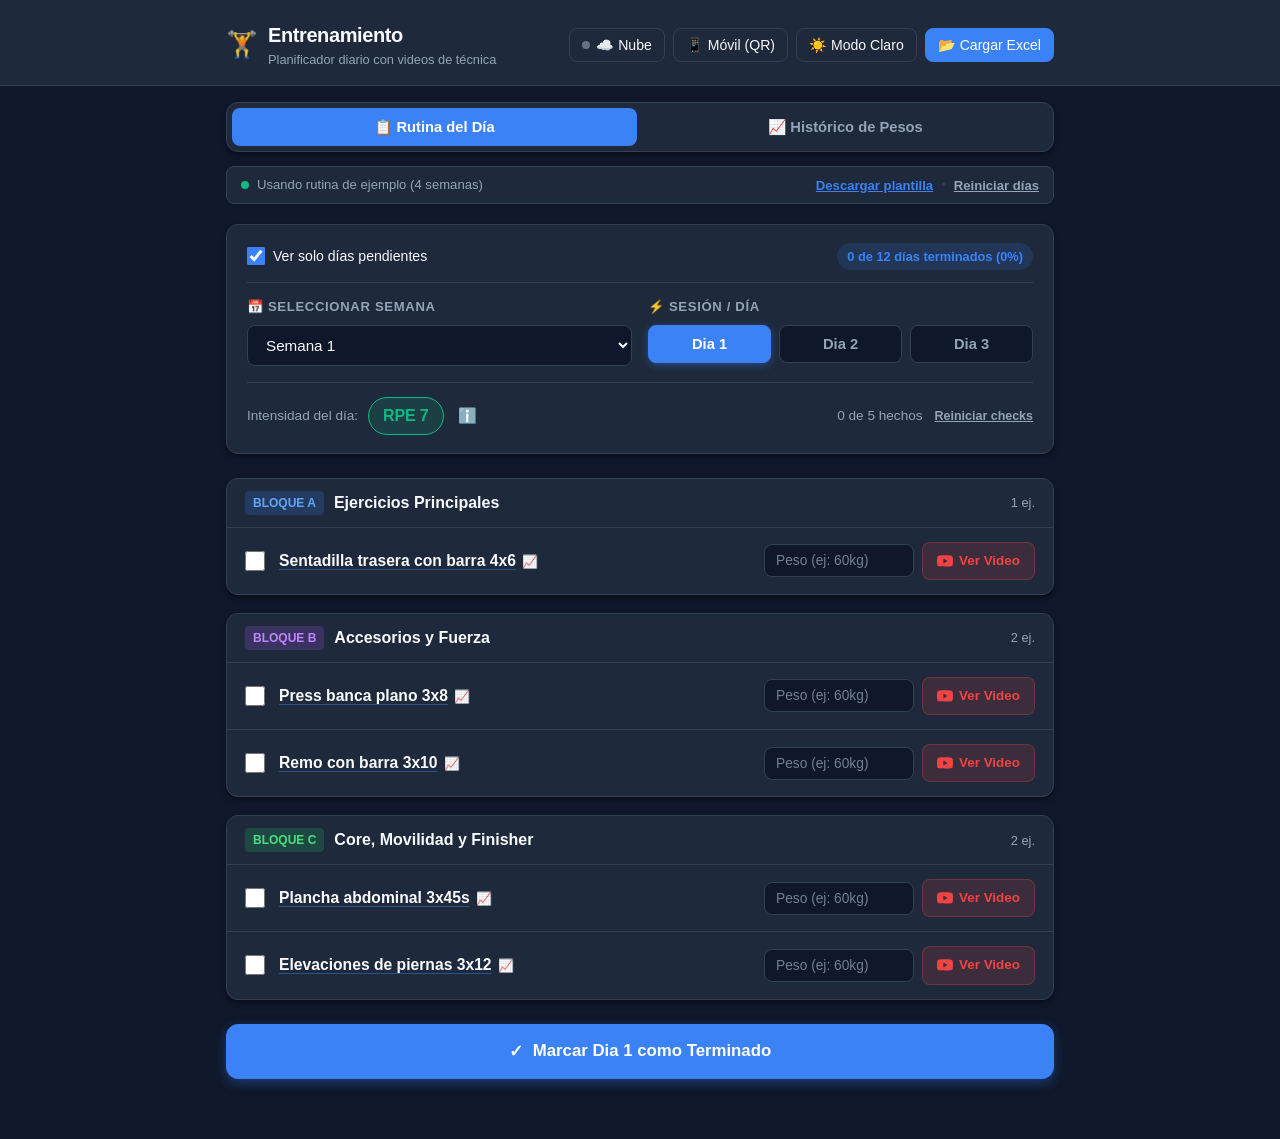
<file: index.html>
<!DOCTYPE html>
<html lang="es" data-theme="dark">
<head>
  <meta charset="UTF-8">
  <meta name="viewport" content="width=device-width, initial-scale=1.0, maximum-scale=1.0, user-scalable=no">
  <meta name="referrer" content="no-referrer">
  <meta http-equiv="Content-Security-Policy" content="default-src 'self'; script-src 'self'; style-src 'self' 'unsafe-inline'; img-src 'self' data:; connect-src 'self' https://script.google.com https://script.googleusercontent.com https://*.googleusercontent.com; object-src 'none'; base-uri 'none'; form-action 'none';">
  <meta name="apple-mobile-web-app-capable" content="yes">
  <meta name="apple-mobile-web-app-status-bar-style" content="black-translucent">
  <meta name="apple-mobile-web-app-title" content="Mi Rutina">
  <meta name="theme-color" content="#0f172a">
  <link rel="manifest" href="manifest.json">
  <link rel="icon" type="image/svg+xml" href="icon.svg">
  <link rel="apple-touch-icon" href="icon.svg">
  <link rel="stylesheet" href="styles.css">
</head>
<body>

  <!-- Encabezado Principal -->
  <header>
    <div class="container header-inner">
      <div class="brand">
        <span class="brand-icon">🏋️</span>
        <div>
          <h1>Entrenamiento</h1>
          <div class="brand-subtitle">Planificador diario con videos de técnica</div>
        </div>
      </div>
      <div class="header-actions">
        <button id="cloudModalBtn" class="btn-icon" title="Sincronizar con Google Sheets">
          <span id="cloudStatusDot" class="sync-dot unconfigured"></span>
          <span id="cloudStatusLabel">☁️ Nube</span>
        </button>
        <button id="qrModalBtn" class="btn-icon" title="Ver código QR para móvil">
          <span>📱 Móvil (QR)</span>
        </button>
        <button id="themeToggleBtn" class="btn-icon" title="Cambiar tema">
          <span id="themeIcon">☀️ Modo Claro</span>
        </button>
        <button id="openUploadBtn" class="btn-icon" style="background-color: var(--primary); color: #fff; border-color: var(--primary);">
          <span>📂 Cargar Excel</span>
        </button>
      </div>
    </div>
  </header>

  <main class="container">

    <!-- Pestañas de Navegación de Secciones -->
    <nav class="view-tabs" aria-label="Secciones de la aplicación">
      <button id="tabWorkoutBtn" class="view-tab active" type="button">
        <span>📋 Rutina del Día</span>
      </button>
      <button id="tabHistoryBtn" class="view-tab" type="button">
        <span>📈 Histórico de Pesos</span>
      </button>
    </nav>

    <!-- VISTA 1: RUTINA DEL DÍA -->
    <div id="workoutView">
    
      <!-- Barra de Estado de Archivo -->
      <div class="file-status-bar">
      <div class="file-status-info" id="fileStatusText">
        <span class="status-dot"></span> Cargando datos...
      </div>
      <div class="file-status-actions">
        <button id="downloadTemplateBtn" class="btn-link" title="Descargar formato en Excel">Descargar plantilla</button>
        <span style="color: var(--border-color);">•</span>
        <button id="resetCompletedDaysBtn" class="btn-link" style="color: var(--text-muted);" title="Reiniciar todos los días completados">Reiniciar días</button>
      </div>
    </div>

    <!-- Controles de Selección: Semana y Día -->
    <section class="controls-section">
      <div class="selectors-card">
        
        <!-- Barra de Filtro de Días Pendientes -->
        <div class="filter-bar">
          <label class="filter-toggle" for="hideCompletedToggle">
            <input type="checkbox" id="hideCompletedToggle" checked>
            <span>Ver solo días pendientes</span>
          </label>
          <span id="overallProgressPill" class="overall-progress-pill">0 de 0 días terminados</span>
        </div>

        <div class="selector-grid">
          <!-- Selector de Semana -->
          <div class="selector-group">
            <label for="weekSelect">📅 Seleccionar Semana</label>
            <select id="weekSelect" class="custom-select"></select>
          </div>

          <!-- Selector de Día / Sesión -->
          <div class="selector-group">
            <label>⚡ Sesión / Día</label>
            <div id="sessionPillsContainer" class="session-pills">
              <!-- Se rellena dinámicamente con Dia 1, Dia 2, Dia 3 -->
            </div>
          </div>
        </div>

        <!-- Barra de Resumen del Día (RPE y Progreso) -->
        <div class="summary-bar">
          <div class="rpe-container">
            <span class="rpe-label">Intensidad del día:</span>
            <div id="rpeBadge" class="rpe-badge">RPE -</div>
            <button id="rpeInfoBtn" class="rpe-info-btn" title="¿Qué significa el RPE?">
              ℹ️
            </button>
          </div>

          <div style="display: flex; align-items: center; gap: 12px;">
            <span id="progressText" class="progress-counter">0 de 0 hechos</span>
            <button id="resetChecksBtn" class="btn-link" style="color: var(--text-muted); font-size: 0.78rem;">Reiniciar checks</button>
          </div>
        </div>

        <!-- Explicación de RPE Desplegable -->
        <div id="rpeExplanation" class="rpe-explanation">
          <strong>Guía rápida de RPE (Nivel de Esfuerzo Percibido):</strong><br>
          • <strong>RPE 6-7:</strong> Moderado. Te sobran 3 o más repeticiones en el tanque (RIR 3+). Buen ritmo y velocidad.<br>
          • <strong>RPE 7.5-8:</strong> Esfuerzo alto. Te sobran 2 repeticiones antes del fallo técnico (RIR 2).<br>
          • <strong>RPE 8.5-9:</strong> Muy duro. Solo podrías hacer 1 repetición más con buena técnica (RIR 1).<br>
          • <strong>RPE 10:</strong> Esfuerzo máximo. Límite técnico o 0 repeticiones restantes (RIR 0).
        </div>

      </div>
    </section>

    <!-- Bloques de Ejercicios -->
    <section class="blocks-section">

      <!-- Bloque A -->
      <article class="block-card">
        <div class="block-header">
          <div class="block-title-wrap">
            <span class="block-tag tag-a">Bloque A</span>
            <h2 class="block-title">Ejercicios Principales</h2>
          </div>
          <span id="countA" class="block-count">0 ej.</span>
        </div>
        <div id="blockAContainer">
          <!-- Rellenado dinámicamente -->
        </div>
      </article>

      <!-- Bloque B -->
      <article class="block-card">
        <div class="block-header">
          <div class="block-title-wrap">
            <span class="block-tag tag-b">Bloque B</span>
            <h2 class="block-title">Accesorios y Fuerza</h2>
          </div>
          <span id="countB" class="block-count">0 ej.</span>
        </div>
        <div id="blockBContainer">
          <!-- Rellenado dinámicamente -->
        </div>
      </article>

      <!-- Bloque C -->
      <article class="block-card">
        <div class="block-header">
          <div class="block-title-wrap">
            <span class="block-tag tag-c">Bloque C</span>
            <h2 class="block-title">Core, Movilidad y Finisher</h2>
          </div>
          <span id="countC" class="block-count">0 ej.</span>
        </div>
        <div id="blockCContainer">
          <!-- Rellenado dinámicamente -->
        </div>
      </article>

    </section>

    <!-- Botón de Acción: Marcar Día como Terminado -->
    <section class="day-action-section" id="dayActionSection">
      <button id="toggleDayCompleteBtn" class="btn-complete-day">
        <span id="btnCompleteIcon">✓</span>
        <span id="btnCompleteText">Marcar este Día como Terminado</span>
      </button>
    </section>

    <!-- Tarjeta cuando se completan todos los días de la planificación -->
    <div id="allCompletedCard" class="all-completed-card" style="display: none;">
      <div class="all-completed-icon">🏆</div>
      <h3 class="all-completed-title">¡Has completado toda tu planificación!</h3>
      <p class="all-completed-desc">No quedan días pendientes en este mesociclo. Puedes revisar el historial de tus entrenamientos o reiniciar el progreso si comienzas una nueva etapa.</p>
      <div style="display: flex; gap: 10px; justify-content: center; flex-wrap: wrap;">
        <button id="viewAllDaysBtn" class="btn-secondary">Ver historial de entrenamientos</button>
        <button id="resetPlanProgressBtn" class="btn-icon" style="border-color: var(--primary); color: var(--primary);">Reiniciar progreso</button>
      </div>
    </div>

    </div><!-- Fin #workoutView -->

    <!-- VISTA 2: HISTÓRICO DE PESOS POR EJERCICIO (ÚLTIMOS 3 MESES) -->
    <section id="historyView" class="history-section" style="display: none;">
      <div class="history-top-bar">
        <button id="backToWorkoutBtn" class="btn-icon" type="button">
          <span>← Volver a la rutina</span>
        </button>
        <span class="history-period-badge">Últimos 3 meses (90 días)</span>
      </div>

      <div class="selectors-card">
        <div class="selector-group">
          <label for="historyExerciseSearch">🔎 Buscar Ejercicio (Nombre Normalizado)</label>
          <div class="exercise-search-box" id="exerciseSearchBox">
            <div class="exercise-search-input-wrap">
              <input
                type="text"
                id="historyExerciseSearch"
                class="exercise-search-input"
                autocomplete="off"
                placeholder="Escribe letras para buscar (ej: sentadilla, banca...)"
              >
              <button
                type="button"
                id="clearHistorySearchBtn"
                class="exercise-search-clear"
                title="Limpiar para buscar otro ejercicio"
                aria-label="Limpiar búsqueda"
              >✕</button>
            </div>
            <ul id="historyExerciseDropdown" class="exercise-search-dropdown" role="listbox"></ul>
          </div>
        </div>

        <div class="history-summary-grid">
          <div class="history-stat-box">
            <span class="history-stat-label">Último peso registrado</span>
            <span id="historyLastWeight" class="history-stat-value">—</span>
          </div>
          <div class="history-stat-box">
            <span class="history-stat-label">Sesiones en 3 meses</span>
            <span id="historyCountValue" class="history-stat-value">0</span>
          </div>
        </div>
      </div>

      <article class="block-card" style="margin-top: 18px;">
        <div class="block-header">
          <div class="block-title-wrap">
            <span class="block-tag tag-a">Histórico</span>
            <h2 id="historyExerciseTitle" class="block-title">Registros de peso</h2>
          </div>
          <span id="historyListCount" class="block-count">0 reg.</span>
        </div>
        <div id="historyListContainer">
          <!-- Rellenado dinámicamente -->
        </div>
      </article>
    </section>

  </main>

  <!-- Modal para Cargar Archivo Excel -->
  <div id="uploadModal" class="modal-overlay">
    <div class="modal-card">
      <div class="modal-header">
        <h3 class="modal-title">Cargar Planificación Excel</h3>
        <button id="closeUploadModal" class="modal-close">&times;</button>
      </div>

      <p style="font-size: 0.85rem; color: var(--text-muted); margin-bottom: 16px;">
        Sube tu archivo de Excel con las columnas: <strong>Semana</strong>, <strong>Sesion</strong>, <strong>Bloque A</strong>, <strong>Bloque B</strong>, <strong>Bloque C</strong> y <strong>RPE</strong>.
      </p>

      <div id="dropzone" class="dropzone">
        <div class="dropzone-icon">📊</div>
        <div class="dropzone-title">Arrastra tu archivo Excel aquí</div>
        <div class="dropzone-sub">o haz clic para explorar tus archivos (.xlsx, .xls, .csv)</div>
        <input type="file" id="fileInput" class="hidden-input" accept=".xlsx, .xls, .csv">
      </div>

      <div style="display: flex; justify-content: space-between; align-items: center; margin-top: 14px;">
        <button id="restoreSampleBtn" class="btn-link" style="font-size: 0.82rem; color: var(--text-muted);">
          Restaurar rutina de ejemplo
        </button>
        <button id="cancelUploadModalBtn" type="button" class="btn-secondary">
          Cerrar
        </button>
      </div>
    </div>
  </div>

  <!-- Modal para Uso en Teléfono Móvil (Sin fugas externas de IP) -->
  <div id="qrModal" class="modal-overlay">
    <div class="modal-card" style="text-align: center;">
      <div class="modal-header">
        <h3 class="modal-title">📱 Usar de forma segura en tu Móvil</h3>
        <button id="closeQrModal" class="modal-close">&times;</button>
      </div>

      <div style="font-size: 0.86rem; color: var(--text-muted); text-align: left; background: var(--bg-color); padding: 14px; border-radius: var(--radius-sm); margin-bottom: 16px; line-height: 1.5;">
        🔒 <strong>Conexión privada y cifrada:</strong><br>
        1. Por seguridad, el servidor de tu PC escucha únicamente en <code>127.0.0.1</code> para que nadie en una red Wi-Fi compartida pueda acceder a tu equipo.<br>
        2. Para sincronizar tu móvil y tu PC de forma 100% cifrada por HTTPS, usa el botón <strong>☁️ Nube</strong> con tu propio Google Sheets protegido por clave secreta.<br>
        3. En el gimnasio funciona <strong>100% sin cobertura</strong> y sincroniza tus pesos al recuperar conexión.
      </div>

      <button id="understandQrModalBtn" type="button" class="btn-secondary" style="width: 100%;">
        Entendido
      </button>
    </div>
  </div>

  <!-- Modal para Sincronización Blindada con Google Sheets (AES-256-GCM + HMAC-SHA256) -->
  <div id="cloudSyncModal" class="modal-overlay">
    <div class="modal-card">
      <div class="modal-header">
        <h3 class="modal-title">🛡️ Nube Cifrada (Google Sheets)</h3>
        <button id="closeCloudModal" class="modal-close">&times;</button>
      </div>

      <p style="font-size: 0.84rem; color: var(--text-muted); margin-bottom: 12px;">
        Tus credenciales se cifran localmente con <strong>AES-256-GCM</strong> y cada conexión se firma con <strong>HMAC-SHA256</strong> (tu clave nunca viaja por internet ni queda en texto plano).
      </p>

      <div id="cloudSyncStatusInfo" class="cloud-status-banner">
        Estado: Sin configurar (guardando solo en este navegador)
      </div>

      <!-- PANEL A: Desbloquear cofre cifrado existente -->
      <div id="cloudUnlockPanel" style="display: none;">
        <div class="selector-group" style="margin-bottom: 12px;">
          <label for="unlockVaultPinInput">🔑 PIN / Contraseña local para desbloquear</label>
          <input
            type="password"
            id="unlockVaultPinInput"
            class="cloud-url-input"
            placeholder="Introduce tu PIN local..."
            autocomplete="current-password"
          >
        </div>
        <div style="display: flex; gap: 8px; flex-wrap: wrap; margin-bottom: 12px;">
          <button id="unlockAndSyncBtn" type="button" class="btn-icon" style="flex: 1; justify-content: center; background-color: var(--primary); color: #fff; border-color: var(--primary); padding: 10px 14px;">
            <span>🔓 Desbloquear y Sincronizar</span>
          </button>
          <button id="reconfigureVaultBtn" type="button" class="btn-secondary">
            Reconfigurar
          </button>
        </div>
      </div>

      <!-- PANEL B: Cofre ya desbloqueado en memoria RAM -->
      <div id="cloudUnlockedActionsPanel" style="display: none; margin-bottom: 14px;">
        <div style="display: flex; gap: 8px; flex-wrap: wrap;">
          <button id="syncNowUnlockedBtn" type="button" class="btn-icon" style="flex: 1; justify-content: center; background-color: var(--primary); color: #fff; border-color: var(--primary); padding: 10px 14px;">
            <span>🔄 Sincronizar ahora</span>
          </button>
          <button id="lockVaultNowBtn" type="button" class="btn-secondary" title="Borrar credenciales de la memoria RAM">
            🔒 Bloquear
          </button>
          <button id="disconnectCloudBtn" type="button" class="btn-secondary" style="color: var(--accent-yt);">
            Borrar cofre
          </button>
        </div>
      </div>

      <!-- PANEL C: Configurar nuevo cofre cifrado -->
      <div id="cloudSetupPanel">
        <div class="selector-group" style="margin-bottom: 12px;">
          <label for="cloudScriptUrlInput">🔗 URL privada de tu Web App (/exec)</label>
          <input
            type="password"
            id="cloudScriptUrlInput"
            class="cloud-url-input"
            placeholder="https://script.google.com/macros/s/.../exec"
            autocomplete="off"
          >
        </div>

        <div class="selector-group" style="margin-bottom: 12px;">
          <label for="cloudApiSecretInput">🛡️ Clave Secreta API (API_SECRET_KEY)</label>
          <div style="display: flex; gap: 8px;">
            <input
              type="password"
              id="cloudApiSecretInput"
              class="cloud-url-input"
              placeholder="Mínimo 24 caracteres..."
              autocomplete="off"
              style="flex: 1;"
            >
            <button id="generateSecretKeyBtn" type="button" class="btn-secondary" style="white-space: nowrap;" title="Genera una clave aleatoria de 256 bits y la copia al portapapeles">
              🎲 Generar y Copiar
            </button>
          </div>
        </div>

        <div class="selector-group" style="margin-bottom: 14px;">
          <label for="cloudVaultPinInput">🔒 Crea un PIN / Contraseña Local (mín. 6 caracteres)</label>
          <input
            type="password"
            id="cloudVaultPinInput"
            class="cloud-url-input"
            placeholder="Solo tú la sabes (cifra tus claves en este equipo)"
            autocomplete="new-password"
          >
        </div>

        <div style="display: flex; gap: 8px; flex-wrap: wrap; margin-bottom: 14px;">
          <button id="saveAndSyncCloudBtn" type="button" class="btn-icon" style="flex: 1; justify-content: center; background-color: var(--primary); color: #fff; border-color: var(--primary); padding: 10px 14px;">
            <span>🔐 Cifrar, Guardar y Sincronizar</span>
          </button>
        </div>
      </div>

      <details class="cloud-help-details">
        <summary>¿Cómo activar el blindaje en Google Sheets? (4 pasos)</summary>
        <ol class="cloud-help-steps">
          <li>Crea una hoja vacía en tu Google Drive y abre <strong>Extensiones &rarr; Apps Script</strong>.</li>
          <li>Pulsa abajo <strong>📋 Copiar código blindado</strong>, pégalo en Apps Script y guarda.</li>
          <li>Pulsa arriba <strong>🎲 Generar y Copiar</strong>. En Apps Script entra en <strong>⚙️ Configuración del proyecto &rarr; Propiedades de secuencia de comandos</strong>, añade la propiedad <code>API_SECRET_KEY</code> y pega esa clave (así nunca queda escrita en el código ni en la hoja).</li>
          <li>Pulsa <strong>Implementar &rarr; Nueva implementación</strong> (tipo <em>Aplicación web</em>, ejecutar como <em>Yo</em>, acceso <em>Cualquier persona</em>), copia la URL <code>/exec</code> y guárdala arriba con tu PIN local.</li>
        </ol>
        <button id="copyAppsScriptBtn" type="button" class="btn-secondary" style="width: 100%; margin-top: 10px;">
          📋 Copiar código blindado de google_apps_script.gs
        </button>
      </details>
    </div>
  </div>

  <!-- Toast de Notificación -->
  <div id="toast" class="toast">
    <span id="toastMessage">Acción completada</span>
  </div>

  <!-- Scripts locales verificados (sin dependencias externas ni scripts inline) -->
  <script src="xlsx.full.min.js"></script>
  <script src="app.js?v=16"></script>
</body>
</html>
</file>
<file: styles.css>
:root {
  --bg-color: #0f172a;
  --bg-secondary: #1e293b;
  --bg-card: #1e293b;
  --bg-card-hover: #273549;
  --text-main: #f8fafc;
  --text-muted: #94a3b8;
  --border-color: #334155;
  --primary: #3b82f6;
  --primary-hover: #2563eb;
  --primary-light: rgba(59, 130, 246, 0.15);
  --accent-yt: #ef4444;
  --accent-yt-hover: #dc2626;
  --accent-yt-bg: rgba(239, 68, 68, 0.15);
  --success: #10b981;
  --success-bg: rgba(16, 185, 129, 0.15);
  --warning: #f59e0b;
  --warning-bg: rgba(245, 158, 11, 0.15);
  --rpe-high: #f43f5e;
  --rpe-high-bg: rgba(244, 63, 94, 0.18);
  --shadow: 0 4px 6px -1px rgba(0, 0, 0, 0.3), 0 2px 4px -2px rgba(0, 0, 0, 0.3);
  --shadow-lg: 0 10px 15px -3px rgba(0, 0, 0, 0.4), 0 4px 6px -4px rgba(0, 0, 0, 0.3);
  --radius: 12px;
  --radius-sm: 8px;
  --font-family: -apple-system, BlinkMacSystemFont, "Segoe UI", Roboto, Helvetica, Arial, sans-serif;
}

[data-theme="light"] {
  --bg-color: #f1f5f9;
  --bg-secondary: #ffffff;
  --bg-card: #ffffff;
  --bg-card-hover: #f8fafc;
  --text-main: #0f172a;
  --text-muted: #64748b;
  --border-color: #e2e8f0;
  --primary: #2563eb;
  --primary-hover: #1d4ed8;
  --primary-light: rgba(37, 99, 235, 0.08);
  --accent-yt: #dc2626;
  --accent-yt-hover: #b91c1c;
  --accent-yt-bg: rgba(220, 38, 38, 0.08);
  --success: #059669;
  --success-bg: rgba(5, 150, 105, 0.1);
  --warning: #d97706;
  --warning-bg: rgba(217, 119, 6, 0.1);
  --rpe-high: #e11d48;
  --rpe-high-bg: rgba(225, 29, 72, 0.1);
  --shadow: 0 2px 4px -1px rgba(0, 0, 0, 0.06), 0 1px 2px -1px rgba(0, 0, 0, 0.04);
  --shadow-lg: 0 10px 15px -3px rgba(0, 0, 0, 0.08), 0 4px 6px -4px rgba(0, 0, 0, 0.04);
}

* {
  box-sizing: border-box;
  margin: 0;
  padding: 0;
  -webkit-tap-highlight-color: transparent;
}

body {
  font-family: var(--font-family);
  background-color: var(--bg-color);
  color: var(--text-main);
  line-height: 1.5;
  min-height: 100vh;
  padding-bottom: 60px;
  transition: background-color 0.2s ease, color 0.2s ease;
}

.container {
  max-width: 860px;
  margin: 0 auto;
  padding: 0 16px;
}

/* Header */
header {
  padding: 20px 0 16px 0;
  border-bottom: 1px solid var(--border-color);
  background-color: var(--bg-secondary);
  position: sticky;
  top: 0;
  z-index: 100;
  backdrop-filter: blur(8px);
}

.header-inner {
  display: flex;
  align-items: center;
  justify-content: space-between;
  gap: 12px;
}

.brand {
  display: flex;
  align-items: center;
  gap: 10px;
}

.brand-icon {
  font-size: 1.6rem;
}

.brand h1 {
  font-size: 1.25rem;
  font-weight: 700;
  letter-spacing: -0.02em;
}

.brand-subtitle {
  font-size: 0.8rem;
  color: var(--text-muted);
}

.header-actions {
  display: flex;
  align-items: center;
  gap: 8px;
}

.btn-icon {
  background: transparent;
  border: 1px solid var(--border-color);
  color: var(--text-main);
  padding: 8px 12px;
  border-radius: var(--radius-sm);
  font-size: 0.88rem;
  cursor: pointer;
  display: inline-flex;
  align-items: center;
  gap: 6px;
  font-weight: 500;
  transition: all 0.15s ease;
}

.btn-icon:hover {
  background-color: var(--bg-card-hover);
  border-color: var(--primary);
}

/* Selectores Principales */
.controls-section {
  margin-top: 20px;
}

.selectors-card {
  background-color: var(--bg-card);
  border: 1px solid var(--border-color);
  border-radius: var(--radius);
  padding: 18px 20px;
  box-shadow: var(--shadow);
}

.selector-grid {
  display: grid;
  grid-template-columns: 1fr 1fr;
  gap: 16px;
  margin-bottom: 16px;
}

@media (max-width: 600px) {
  .selector-grid {
    grid-template-columns: 1fr;
    gap: 14px;
  }
}

.selector-group label {
  display: block;
  font-size: 0.82rem;
  font-weight: 600;
  text-transform: uppercase;
  letter-spacing: 0.05em;
  color: var(--text-muted);
  margin-bottom: 8px;
}

.custom-select {
  width: 100%;
  padding: 10px 14px;
  font-size: 0.95rem;
  font-weight: 500;
  background-color: var(--bg-color);
  color: var(--text-main);
  border: 1px solid var(--border-color);
  border-radius: var(--radius-sm);
  outline: none;
  cursor: pointer;
  transition: border-color 0.15s ease;
}

.custom-select:focus {
  border-color: var(--primary);
}

/* Botones de Sesión */
.session-pills {
  display: flex;
  gap: 8px;
  flex-wrap: wrap;
}

.session-pill {
  flex: 1;
  min-width: 80px;
  padding: 10px 12px;
  font-size: 0.92rem;
  font-weight: 600;
  background-color: var(--bg-color);
  color: var(--text-muted);
  border: 1px solid var(--border-color);
  border-radius: var(--radius-sm);
  cursor: pointer;
  text-align: center;
  transition: all 0.15s ease;
}

.session-pill:hover {
  color: var(--text-main);
  border-color: var(--primary);
}

.session-pill.active {
  background-color: var(--primary);
  color: #ffffff;
  border-color: var(--primary);
  box-shadow: 0 2px 8px rgba(59, 130, 246, 0.4);
}

.session-pill.is-done {
  border-color: var(--success);
  color: var(--success);
}

.session-pill.is-done.active {
  background-color: var(--success);
  color: #ffffff;
  border-color: var(--success);
  box-shadow: 0 2px 8px rgba(16, 185, 129, 0.4);
}

/* Filtro de días pendientes y progreso global */
.filter-bar {
  display: flex;
  align-items: center;
  justify-content: space-between;
  margin-bottom: 14px;
  padding-bottom: 12px;
  border-bottom: 1px solid var(--border-color);
  gap: 10px;
  flex-wrap: wrap;
}

.filter-toggle {
  display: inline-flex;
  align-items: center;
  gap: 8px;
  font-size: 0.88rem;
  font-weight: 500;
  color: var(--text-main);
  cursor: pointer;
  user-select: none;
}

.filter-toggle input[type="checkbox"] {
  width: 18px;
  height: 18px;
  accent-color: var(--primary);
  cursor: pointer;
}

.overall-progress-pill {
  font-size: 0.8rem;
  background-color: var(--primary-light);
  color: var(--primary);
  padding: 4px 10px;
  border-radius: 20px;
  font-weight: 600;
}

/* Sección de botón para marcar día completado */
.day-action-section {
  margin-top: 24px;
}

.btn-complete-day {
  width: 100%;
  padding: 16px 20px;
  font-size: 1.05rem;
  font-weight: 700;
  border-radius: var(--radius);
  border: 1px solid var(--primary);
  cursor: pointer;
  display: flex;
  align-items: center;
  justify-content: center;
  gap: 10px;
  background-color: var(--primary);
  color: #ffffff;
  transition: all 0.2s ease;
  box-shadow: 0 4px 12px rgba(59, 130, 246, 0.35);
}

.btn-complete-day:hover {
  background-color: var(--primary-hover);
  transform: translateY(-1px);
}

.btn-complete-day.is-completed {
  background-color: var(--success);
  border-color: var(--success);
  color: #ffffff;
  box-shadow: 0 4px 12px rgba(16, 185, 129, 0.35);
}

.btn-complete-day.is-completed:hover {
  background-color: #0d9668;
}

.all-completed-card {
  background-color: var(--bg-card);
  border: 1px solid var(--border-color);
  border-radius: var(--radius);
  padding: 36px 20px;
  text-align: center;
  box-shadow: var(--shadow);
  margin-top: 24px;
}

.all-completed-icon {
  font-size: 3rem;
  margin-bottom: 12px;
}

.all-completed-title {
  font-size: 1.25rem;
  font-weight: 700;
  margin-bottom: 8px;
}

.all-completed-desc {
  font-size: 0.9rem;
  color: var(--text-muted);
  max-width: 480px;
  margin: 0 auto 20px auto;
}


/* Barra de Resumen / RPE */
.summary-bar {
  display: flex;
  align-items: center;
  justify-content: space-between;
  padding-top: 14px;
  border-top: 1px solid var(--border-color);
  gap: 12px;
  flex-wrap: wrap;
}

.rpe-container {
  display: flex;
  align-items: center;
  gap: 10px;
}

.rpe-label {
  font-size: 0.85rem;
  color: var(--text-muted);
  font-weight: 500;
}

.rpe-badge {
  display: inline-flex;
  align-items: center;
  gap: 6px;
  padding: 6px 14px;
  border-radius: 20px;
  font-size: 1rem;
  font-weight: 700;
  letter-spacing: -0.01em;
  background-color: var(--primary-light);
  color: var(--primary);
  border: 1px solid currentColor;
}

.rpe-badge.rpe-moderate {
  background-color: var(--success-bg);
  color: var(--success);
}

.rpe-badge.rpe-hard {
  background-color: var(--warning-bg);
  color: var(--warning);
}

.rpe-badge.rpe-max {
  background-color: var(--rpe-high-bg);
  color: var(--rpe-high);
}

.rpe-info-btn {
  background: none;
  border: none;
  color: var(--text-muted);
  font-size: 0.95rem;
  cursor: pointer;
  padding: 4px;
  display: inline-flex;
  align-items: center;
  transition: color 0.15s ease;
}

.rpe-info-btn:hover {
  color: var(--text-main);
}

.progress-counter {
  font-size: 0.85rem;
  color: var(--text-muted);
}

/* RPE Info Drawer / Tooltip box */
.rpe-explanation {
  margin-top: 12px;
  padding: 10px 14px;
  border-radius: var(--radius-sm);
  background-color: var(--bg-color);
  border: 1px dashed var(--border-color);
  font-size: 0.82rem;
  color: var(--text-muted);
  display: none;
}

.rpe-explanation.visible {
  display: block;
}

.rpe-explanation strong {
  color: var(--text-main);
}

/* Bloques de Ejercicios */
.blocks-section {
  margin-top: 24px;
  display: flex;
  flex-direction: column;
  gap: 18px;
}

.block-card {
  background-color: var(--bg-card);
  border: 1px solid var(--border-color);
  border-radius: var(--radius);
  overflow: hidden;
  box-shadow: var(--shadow);
  transition: transform 0.15s ease, box-shadow 0.15s ease;
}

.block-header {
  padding: 12px 18px;
  background-color: var(--bg-secondary);
  border-bottom: 1px solid var(--border-color);
  display: flex;
  align-items: center;
  justify-content: space-between;
}

.block-title-wrap {
  display: flex;
  align-items: center;
  gap: 10px;
}

.block-tag {
  font-size: 0.75rem;
  font-weight: 700;
  text-transform: uppercase;
  padding: 3px 8px;
  border-radius: 4px;
  background-color: var(--primary-light);
  color: var(--primary);
}

.block-tag.tag-a {
  background-color: rgba(59, 130, 246, 0.2);
  color: #60a5fa;
}

.block-tag.tag-b {
  background-color: rgba(168, 85, 247, 0.2);
  color: #c084fc;
}

.block-tag.tag-c {
  background-color: rgba(34, 197, 94, 0.2);
  color: #4ade80;
}

.block-title {
  font-size: 1rem;
  font-weight: 700;
}

.block-count {
  font-size: 0.8rem;
  color: var(--text-muted);
}

/* Lista de Ejercicios */
.exercise-list {
  list-style: none;
}

.exercise-item {
  display: flex;
  align-items: center;
  justify-content: space-between;
  padding: 14px 18px;
  border-bottom: 1px solid var(--border-color);
  gap: 14px;
  transition: background-color 0.15s ease;
}

.exercise-item:last-child {
  border-bottom: none;
}

.exercise-item:hover {
  background-color: var(--bg-card-hover);
}

.exercise-item.completed {
  opacity: 0.72;
}

.exercise-item.completed .exercise-name,
.exercise-item.completed .exercise-name-link {
  text-decoration: line-through;
  color: var(--text-muted);
}

.exercise-left {
  display: flex;
  align-items: center;
  gap: 14px;
  flex: 1;
  min-width: 0;
}

.exercise-checkbox {
  width: 20px;
  height: 20px;
  border-radius: 6px;
  accent-color: var(--success);
  cursor: pointer;
  flex-shrink: 0;
}

.exercise-text {
  min-width: 0;
}

.exercise-name {
  font-size: 0.98rem;
  font-weight: 600;
  color: var(--text-main);
  word-break: break-word;
}

.exercise-details {
  font-size: 0.82rem;
  color: var(--text-muted);
  margin-top: 2px;
}

.exercise-right {
  display: flex;
  align-items: center;
  gap: 8px;
  flex-shrink: 0;
}

/* Botón de YouTube */
.yt-btn {
  display: inline-flex;
  align-items: center;
  gap: 6px;
  background-color: var(--accent-yt-bg);
  color: var(--accent-yt);
  border: 1px solid rgba(239, 68, 68, 0.3);
  padding: 8px 14px;
  border-radius: var(--radius-sm);
  font-size: 0.84rem;
  font-weight: 600;
  text-decoration: none;
  cursor: pointer;
  transition: all 0.15s ease;
  white-space: nowrap;
}

.yt-btn:hover {
  background-color: var(--accent-yt);
  color: #ffffff;
  border-color: var(--accent-yt);
  box-shadow: 0 2px 8px rgba(239, 68, 68, 0.4);
}

.yt-icon {
  width: 16px;
  height: 16px;
  fill: currentColor;
}

.empty-block {
  padding: 24px;
  text-align: center;
  color: var(--text-muted);
  font-size: 0.88rem;
  font-style: italic;
}

/* Banner de Estado / Carga */
.file-status-bar {
  display: flex;
  align-items: center;
  justify-content: space-between;
  background-color: var(--bg-card);
  border: 1px solid var(--border-color);
  border-radius: var(--radius-sm);
  padding: 8px 14px;
  margin-top: 14px;
  font-size: 0.82rem;
  color: var(--text-muted);
}

.file-status-info {
  display: flex;
  align-items: center;
  gap: 8px;
}

.status-dot {
  width: 8px;
  height: 8px;
  border-radius: 50%;
  background-color: var(--success);
}

.file-status-actions {
  display: flex;
  gap: 8px;
}

.btn-link {
  background: none;
  border: none;
  color: var(--primary);
  font-size: 0.82rem;
  font-weight: 600;
  cursor: pointer;
  text-decoration: underline;
  padding: 0;
}

.btn-link:hover {
  color: var(--primary-hover);
}

/* Modales */
.modal-overlay {
  position: fixed;
  top: 0;
  left: 0;
  width: 100%;
  height: 100%;
  background-color: rgba(0, 0, 0, 0.7);
  display: none;
  align-items: center;
  justify-content: center;
  z-index: 1000;
  padding: 16px;
  backdrop-filter: blur(4px);
}

.modal-overlay.active {
  display: flex;
}

.modal-card {
  background-color: var(--bg-card);
  border: 1px solid var(--border-color);
  border-radius: var(--radius);
  max-width: 500px;
  width: 100%;
  padding: 24px;
  box-shadow: var(--shadow-lg);
  animation: modalIn 0.2s ease-out;
}

@keyframes modalIn {
  from {
    opacity: 0;
    transform: translateY(12px) scale(0.97);
  }
  to {
    opacity: 1;
    transform: translateY(0) scale(1);
  }
}

.modal-header {
  display: flex;
  align-items: center;
  justify-content: space-between;
  margin-bottom: 16px;
}

.modal-title {
  font-size: 1.15rem;
  font-weight: 700;
}

.modal-close {
  background: none;
  border: none;
  font-size: 1.5rem;
  color: var(--text-muted);
  cursor: pointer;
  line-height: 1;
}

.modal-close:hover {
  color: var(--text-main);
}

/* Dropzone */
.dropzone {
  border: 2px dashed var(--border-color);
  border-radius: var(--radius);
  padding: 32px 20px;
  text-align: center;
  background-color: var(--bg-color);
  cursor: pointer;
  transition: all 0.2s ease;
  margin-bottom: 16px;
}

.dropzone:hover, .dropzone.dragover {
  border-color: var(--primary);
  background-color: var(--primary-light);
}

.dropzone-icon {
  font-size: 2.2rem;
  margin-bottom: 8px;
}

.dropzone-title {
  font-weight: 600;
  font-size: 0.95rem;
  margin-bottom: 4px;
}

.dropzone-sub {
  font-size: 0.8rem;
  color: var(--text-muted);
}

.hidden-input {
  display: none;
}

.modal-actions {
  display: flex;
  justify-content: flex-end;
  gap: 10px;
  margin-top: 16px;
}

.btn-secondary {
  background-color: var(--bg-color);
  border: 1px solid var(--border-color);
  color: var(--text-main);
  padding: 9px 16px;
  border-radius: var(--radius-sm);
  font-size: 0.88rem;
  cursor: pointer;
  font-weight: 600;
}

.btn-secondary:hover {
  background-color: var(--bg-card-hover);
}

/* Modal de Video In-App */
.video-modal-card {
  max-width: 720px;
  width: 100%;
}

.video-container {
  position: relative;
  width: 100%;
  padding-bottom: 56.25%; /* 16:9 */
  height: 0;
  border-radius: var(--radius-sm);
  overflow: hidden;
  background-color: #000000;
  margin-bottom: 14px;
}

.video-container iframe {
  position: absolute;
  top: 0;
  left: 0;
  width: 100%;
  height: 100%;
  border: none;
}

/* Mensajes de notificación / Toast */
.toast {
  position: fixed;
  bottom: 24px;
  right: 24px;
  background-color: var(--bg-card);
  color: var(--text-main);
  border: 1px solid var(--border-color);
  padding: 12px 18px;
  border-radius: var(--radius-sm);
  box-shadow: var(--shadow-lg);
  font-size: 0.88rem;
  font-weight: 500;
  display: none;
  align-items: center;
  gap: 10px;
  z-index: 2000;
  animation: toastIn 0.25s ease-out;
}

.toast.show {
  display: flex;
}

@keyframes toastIn {
  from {
    transform: translateY(20px);
    opacity: 0;
  }
  to {
    transform: translateY(0);
    opacity: 1;
  }
}

/* Pestañas de navegación entre Rutina e Histórico */
.view-tabs {
  display: flex;
  gap: 6px;
  margin-top: 16px;
  padding: 5px;
  background-color: var(--bg-card);
  border: 1px solid var(--border-color);
  border-radius: var(--radius);
  box-shadow: var(--shadow);
}

.view-tab {
  flex: 1;
  padding: 10px 14px;
  font-size: 0.92rem;
  font-weight: 600;
  font-family: inherit;
  border: none;
  border-radius: var(--radius-sm);
  background: transparent;
  color: var(--text-muted);
  cursor: pointer;
  transition: all 0.15s ease;
}

.view-tab:hover {
  color: var(--text-main);
  background-color: var(--bg-card-hover);
}

.view-tab.active {
  background-color: var(--primary);
  color: #ffffff;
}

/* Enlace sobre el texto del ejercicio hacia su histórico */
.exercise-name-link {
  background: none;
  border: none;
  padding: 0;
  text-align: left;
  font-family: inherit;
  font-size: 0.98rem;
  font-weight: 600;
  color: var(--text-main);
  cursor: pointer;
  text-decoration: underline;
  text-decoration-color: rgba(59, 130, 246, 0.45);
  text-underline-offset: 3px;
  word-break: break-word;
  transition: color 0.15s ease, text-decoration-color 0.15s ease;
}

.exercise-name-link:hover {
  color: var(--primary);
  text-decoration-color: var(--primary);
}

.exercise-history-hint {
  display: inline-block;
  font-size: 0.78rem;
  color: var(--primary);
  margin-left: 6px;
  text-decoration: none;
  font-weight: 500;
}

.last-weight-hint {
  font-size: 0.78rem;
  color: var(--text-muted);
  margin-top: 3px;
}

/* Campo de texto para registrar peso del día */
.weight-input {
  width: 150px;
  padding: 8px 11px;
  font-size: 0.86rem;
  font-family: inherit;
  background-color: var(--bg-color);
  color: var(--text-main);
  border: 1px solid var(--border-color);
  border-radius: var(--radius-sm);
  outline: none;
  transition: border-color 0.15s ease;
}

.weight-input::placeholder {
  color: var(--text-muted);
  opacity: 0.75;
}

.weight-input:focus {
  border-color: var(--primary);
}

.weight-input.has-value {
  border-color: var(--success);
}

@media (max-width: 620px) {
  .exercise-item {
    flex-direction: column;
    align-items: stretch;
    gap: 10px;
  }

  .exercise-right {
    width: 100%;
    padding-left: 34px;
    justify-content: space-between;
  }

  .weight-input {
    flex: 1;
    width: auto;
    min-width: 0;
  }
}

/* Sección de Histórico de Pesos (Últimos 3 meses) */
.history-section {
  margin-top: 16px;
}

.history-top-bar {
  display: flex;
  align-items: center;
  justify-content: space-between;
  gap: 12px;
  margin-bottom: 14px;
  flex-wrap: wrap;
}

.history-period-badge {
  font-size: 0.8rem;
  font-weight: 600;
  color: var(--primary);
  background-color: var(--primary-light);
  padding: 5px 12px;
  border-radius: 20px;
}

/* Buscador de ejercicios por letras en Histórico */
.exercise-search-box {
  position: relative;
  width: 100%;
}

.exercise-search-input-wrap {
  position: relative;
  display: flex;
  align-items: center;
}

.exercise-search-input {
  width: 100%;
  padding: 11px 38px 11px 14px;
  font-size: 0.95rem;
  font-weight: 500;
  font-family: inherit;
  background-color: var(--bg-color);
  color: var(--text-main);
  border: 1px solid var(--border-color);
  border-radius: var(--radius-sm);
  outline: none;
  transition: border-color 0.15s ease;
}

.exercise-search-input::placeholder {
  color: var(--text-muted);
  font-weight: 400;
}

.exercise-search-input:focus {
  border-color: var(--primary);
}

.exercise-search-clear {
  position: absolute;
  right: 8px;
  background: transparent;
  border: none;
  color: var(--text-muted);
  font-size: 0.95rem;
  width: 26px;
  height: 26px;
  border-radius: 6px;
  cursor: pointer;
  display: none;
  align-items: center;
  justify-content: center;
  transition: color 0.15s ease, background-color 0.15s ease;
}

.exercise-search-clear.visible {
  display: inline-flex;
}

.exercise-search-clear:hover {
  color: var(--text-main);
  background-color: var(--bg-card-hover);
}

.exercise-search-dropdown {
  list-style: none;
  position: absolute;
  top: calc(100% + 6px);
  left: 0;
  right: 0;
  max-height: 250px;
  overflow-y: auto;
  background-color: var(--bg-card);
  border: 1px solid var(--border-color);
  border-radius: var(--radius-sm);
  box-shadow: var(--shadow-lg);
  z-index: 80;
  display: none;
}

.exercise-search-dropdown.open {
  display: block;
}

.exercise-search-option {
  display: flex;
  align-items: center;
  justify-content: space-between;
  gap: 10px;
  padding: 10px 14px;
  font-size: 0.92rem;
  color: var(--text-main);
  cursor: pointer;
  border-bottom: 1px solid var(--border-color);
  transition: background-color 0.12s ease;
}

.exercise-search-option:last-child {
  border-bottom: none;
}

.exercise-search-option:hover,
.exercise-search-option.highlighted {
  background-color: var(--bg-card-hover);
}

.exercise-search-option.selected {
  background-color: var(--primary-light);
  color: var(--primary);
  font-weight: 600;
}

.exercise-option-name {
  min-width: 0;
  word-break: break-word;
}

.exercise-option-badge {
  font-size: 0.76rem;
  color: var(--text-muted);
  background-color: var(--bg-color);
  padding: 2px 8px;
  border-radius: 12px;
  flex-shrink: 0;
  font-weight: 600;
}

.exercise-option-badge.has-records {
  color: var(--success);
  background-color: var(--success-bg);
}

.exercise-search-empty {
  padding: 14px;
  text-align: center;
  font-size: 0.86rem;
  color: var(--text-muted);
  font-style: italic;
}

.history-summary-grid {
  display: grid;
  grid-template-columns: 1fr 1fr;
  gap: 12px;
  margin-top: 16px;
  padding-top: 14px;
  border-top: 1px solid var(--border-color);
}

.history-stat-box {
  background-color: var(--bg-color);
  border: 1px solid var(--border-color);
  border-radius: var(--radius-sm);
  padding: 10px 14px;
  display: flex;
  flex-direction: column;
  gap: 2px;
}

.history-stat-label {
  font-size: 0.76rem;
  color: var(--text-muted);
  text-transform: uppercase;
  letter-spacing: 0.04em;
  font-weight: 600;
}

.history-stat-value {
  font-size: 1.05rem;
  font-weight: 700;
  color: var(--text-main);
}

.history-list {
  list-style: none;
}

.history-row {
  display: flex;
  align-items: center;
  justify-content: space-between;
  padding: 14px 18px;
  border-bottom: 1px solid var(--border-color);
  gap: 12px;
}

.history-row:last-child {
  border-bottom: none;
}

.history-row-info {
  min-width: 0;
  flex: 1;
}

.history-row-date {
  font-size: 0.92rem;
  font-weight: 600;
  color: var(--text-main);
}

.history-row-meta {
  font-size: 0.8rem;
  color: var(--text-muted);
  margin-top: 2px;
  word-break: break-word;
}

.history-row-right {
  display: flex;
  align-items: center;
  gap: 10px;
  flex-shrink: 0;
}

.history-weight-pill {
  background-color: var(--success-bg);
  color: var(--success);
  border: 1px solid rgba(16, 185, 129, 0.35);
  padding: 6px 12px;
  border-radius: var(--radius-sm);
  font-size: 0.92rem;
  font-weight: 700;
}

.history-delete-btn {
  background: transparent;
  border: 1px solid transparent;
  color: var(--text-muted);
  font-size: 0.95rem;
  width: 28px;
  height: 28px;
  border-radius: 6px;
  cursor: pointer;
  display: inline-flex;
  align-items: center;
  justify-content: center;
  transition: all 0.15s ease;
}

.history-delete-btn:hover {
  color: var(--accent-yt);
  background-color: var(--accent-yt-bg);
}

/* Sincronización en la Nube (Google Sheets) */
@media (max-width: 680px) {
  .header-inner {
    flex-wrap: wrap;
  }
  .header-actions {
    width: 100%;
    flex-wrap: wrap;
    justify-content: flex-start;
  }
}

.sync-dot {
  width: 8px;
  height: 8px;
  border-radius: 50%;
  display: inline-block;
  flex-shrink: 0;
}

.sync-dot.unconfigured {
  background-color: var(--text-muted);
  opacity: 0.6;
}

.sync-dot.locked {
  background-color: var(--primary);
  opacity: 0.85;
}

.sync-dot.synced {
  background-color: var(--success);
}

.sync-dot.pending {
  background-color: var(--warning);
}

.sync-dot.syncing {
  background-color: var(--primary);
  animation: syncPulse 1s infinite ease-in-out;
}

@keyframes syncPulse {
  0%, 100% { opacity: 1; transform: scale(1); }
  50% { opacity: 0.4; transform: scale(0.85); }
}

.cloud-status-banner {
  font-size: 0.82rem;
  padding: 10px 12px;
  border-radius: var(--radius-sm);
  background-color: var(--bg-color);
  border: 1px solid var(--border-color);
  color: var(--text-main);
  margin-bottom: 14px;
}

.cloud-url-input {
  width: 100%;
  padding: 10px 12px;
  font-size: 0.88rem;
  font-family: inherit;
  background-color: var(--bg-color);
  color: var(--text-main);
  border: 1px solid var(--border-color);
  border-radius: var(--radius-sm);
  outline: none;
}

.cloud-url-input:focus {
  border-color: var(--primary);
}

.cloud-help-details {
  font-size: 0.82rem;
  color: var(--text-muted);
  background-color: var(--bg-color);
  border: 1px solid var(--border-color);
  border-radius: var(--radius-sm);
  padding: 10px 12px;
}

.cloud-help-details summary {
  cursor: pointer;
  font-weight: 600;
  color: var(--text-main);
}

.cloud-help-steps {
  margin-top: 10px;
  padding-left: 18px;
  display: flex;
  flex-direction: column;
  gap: 6px;
  line-height: 1.45;
}
</file>
